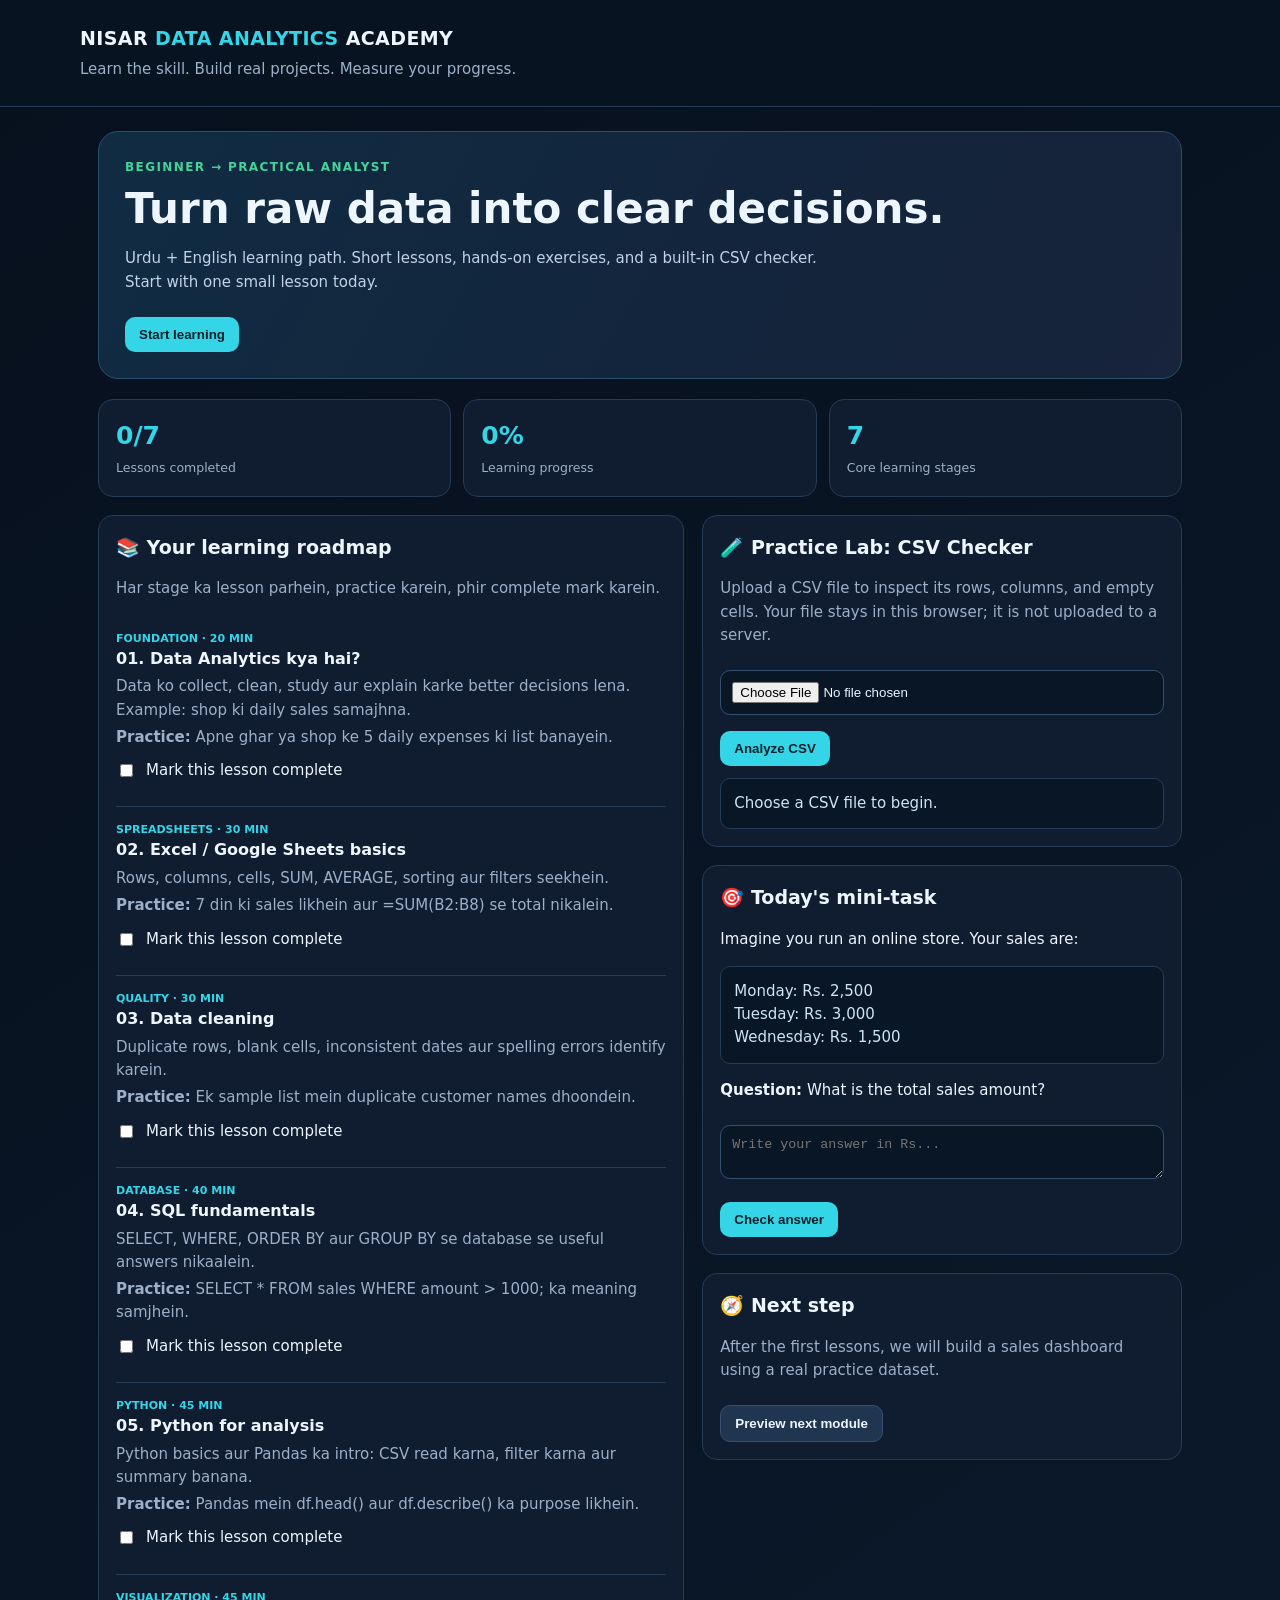
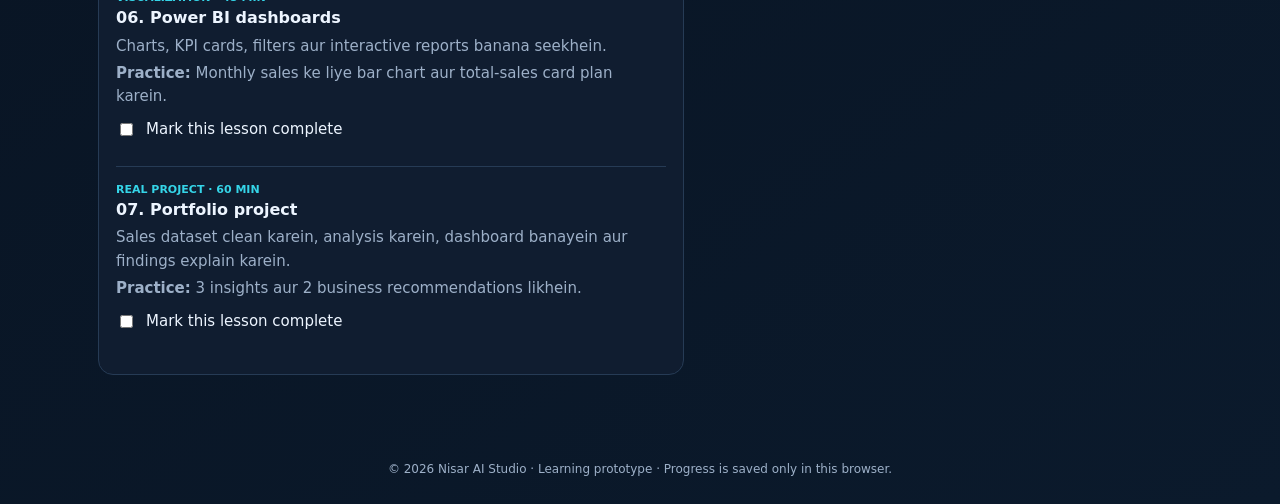
<file: extracted/nisar_data_analytics_academy/index.html>
<!doctype html>
<html lang="en">
<head>
<meta charset="utf-8"><meta name="viewport" content="width=device-width,initial-scale=1">
<title>Nisar Data Analytics Academy</title>
<style>
:root{--bg:#08111f;--panel:#101d30;--panel2:#14243a;--text:#edf5ff;--muted:#9db0c8;--cyan:#35d5e8;--green:#46d39a;--line:#263b55}
*{box-sizing:border-box}body{margin:0;background:linear-gradient(145deg,#07101d,#0b1a2c);color:var(--text);font:15px/1.55 Inter,system-ui,Arial,sans-serif}
header{padding:24px max(20px,calc((100% - 1120px)/2));border-bottom:1px solid var(--line);background:#081321}
.brand{font-weight:800;letter-spacing:.4px;font-size:19px}.brand span{color:var(--cyan)}header p{color:var(--muted);margin:5px 0 0}
main{max-width:1120px;margin:auto;padding:24px 18px 60px}.hero{padding:26px;border:1px solid #28506a;border-radius:20px;background:linear-gradient(120deg,#102c43,#13243b 65%,#17243b);margin-bottom:20px}
.eyebrow{color:var(--green);font-weight:700;text-transform:uppercase;font-size:12px;letter-spacing:1.4px}
h1{font-size:clamp(27px,5vw,42px);line-height:1.12;margin:9px 0}.hero p{color:#c2d3e5;max-width:720px}
.stats{display:grid;grid-template-columns:repeat(3,1fr);gap:12px;margin:18px 0}.stat,.card{background:var(--panel);border:1px solid var(--line);border-radius:15px;padding:17px}.stat strong{font-size:25px;display:block;color:var(--cyan)}.stat small{color:var(--muted)}
.layout{display:grid;grid-template-columns:1.1fr .9fr;gap:18px}.card h2{font-size:19px;margin:0 0 12px}.muted{color:var(--muted)}.lesson{padding:14px 0;border-top:1px solid var(--line)}.lesson:first-of-type{border-top:0}.lesson h3{font-size:16px;margin:0 0 4px}.lesson p{margin:4px 0;color:var(--muted)}.tag{font-size:11px;color:var(--cyan);font-weight:700}
button,.upload{border:0;border-radius:10px;padding:10px 14px;background:var(--cyan);color:#05202b;font-weight:800;cursor:pointer;margin-top:8px}button.secondary{background:#203650;color:var(--text);border:1px solid #35516f}
.progress{height:9px;background:#26384e;border-radius:10px;overflow:hidden;margin:10px 0}.progress div{height:100%;width:0;background:linear-gradient(90deg,var(--cyan),var(--green));transition:width .2s}
textarea,input[type=file]{width:100%;background:#091626;color:var(--text);border:1px solid #35516f;border-radius:10px;padding:11px;margin:8px 0}
.output{background:#091626;border:1px solid var(--line);padding:13px;border-radius:10px;white-space:pre-wrap;min-height:48px;color:#cfe4f7}
.check{display:flex;gap:10px;align-items:flex-start;margin:10px 0}.check input{margin-top:5px;accent-color:var(--green)}
footer{text-align:center;color:var(--muted);padding:25px;font-size:12px}
@media(max-width:760px){.layout{grid-template-columns:1fr}.stats{grid-template-columns:1fr 1fr}.hero{padding:20px}}
</style>
</head>
<body>
<header><div class="brand">NISAR <span>DATA ANALYTICS</span> ACADEMY</div><p>Learn the skill. Build real projects. Measure your progress.</p></header>
<main>
<section class="hero"><div class="eyebrow">Beginner → Practical Analyst</div><h1>Turn raw data into clear decisions.</h1><p>Urdu + English learning path. Short lessons, hands-on exercises, and a built-in CSV checker. Start with one small lesson today.</p><button onclick="document.querySelector('#roadmap').scrollIntoView({behavior:'smooth'})">Start learning</button></section>
<section class="stats">
 <div class="stat"><strong id="doneCount">0/7</strong><small>Lessons completed</small></div>
 <div class="stat"><strong id="percent">0%</strong><small>Learning progress</small></div>
 <div class="stat"><strong>7</strong><small>Core learning stages</small></div>
</section>
<div class="layout">
<section class="card" id="roadmap"><h2>📚 Your learning roadmap</h2><p class="muted">Har stage ka lesson parhein, practice karein, phir complete mark karein.</p>
<div id="lessons"></div>
</section>
<section>
<div class="card"><h2>🧪 Practice Lab: CSV Checker</h2><p class="muted">Upload a CSV file to inspect its rows, columns, and empty cells. Your file stays in this browser; it is not uploaded to a server.</p>
<input id="csvFile" type="file" accept=".csv,text/csv">
<button id="analyzeBtn">Analyze CSV</button>
<div id="csvOutput" class="output" style="margin-top:12px">Choose a CSV file to begin.</div>
</div>
<div class="card" style="margin-top:18px"><h2>🎯 Today's mini-task</h2><p>Imagine you run an online store. Your sales are:</p><div class="output">Monday: Rs. 2,500
Tuesday: Rs. 3,000
Wednesday: Rs. 1,500</div><p><b>Question:</b> What is the total sales amount?</p>
<textarea id="answer" rows="2" placeholder="Write your answer in Rs..."></textarea><button id="checkAnswer">Check answer</button><div id="answerResult" class="muted" aria-live="polite"></div>
</div>
<div class="card" style="margin-top:18px"><h2>🧭 Next step</h2><p class="muted">After the first lessons, we will build a sales dashboard using a real practice dataset.</p><button class="secondary" onclick="alert('Next module: Excel formulas, sorting, filtering, and PivotTables.')">Preview next module</button></div>
</section>
</div>
</main>
<footer>© 2026 Nisar AI Studio · Learning prototype · Progress is saved only in this browser.</footer>
<script>
const lessons=[
 {title:"Data Analytics kya hai?",tag:"FOUNDATION · 20 MIN",desc:"Data ko collect, clean, study aur explain karke better decisions lena. Example: shop ki daily sales samajhna.",task:"Practice: Apne ghar ya shop ke 5 daily expenses ki list banayein."},
 {title:"Excel / Google Sheets basics",tag:"SPREADSHEETS · 30 MIN",desc:"Rows, columns, cells, SUM, AVERAGE, sorting aur filters seekhein.",task:"Practice: 7 din ki sales likhein aur =SUM(B2:B8) se total nikalein."},
 {title:"Data cleaning",tag:"QUALITY · 30 MIN",desc:"Duplicate rows, blank cells, inconsistent dates aur spelling errors identify karein.",task:"Practice: Ek sample list mein duplicate customer names dhoondein."},
 {title:"SQL fundamentals",tag:"DATABASE · 40 MIN",desc:"SELECT, WHERE, ORDER BY aur GROUP BY se database se useful answers nikaalein.",task:"Practice: SELECT * FROM sales WHERE amount > 1000; ka meaning samjhein."},
 {title:"Python for analysis",tag:"PYTHON · 45 MIN",desc:"Python basics aur Pandas ka intro: CSV read karna, filter karna aur summary banana.",task:"Practice: Pandas mein df.head() aur df.describe() ka purpose likhein."},
 {title:"Power BI dashboards",tag:"VISUALIZATION · 45 MIN",desc:"Charts, KPI cards, filters aur interactive reports banana seekhein.",task:"Practice: Monthly sales ke liye bar chart aur total-sales card plan karein."},
 {title:"Portfolio project",tag:"REAL PROJECT · 60 MIN",desc:"Sales dataset clean karein, analysis karein, dashboard banayein aur findings explain karein.",task:"Practice: 3 insights aur 2 business recommendations likhein."}
];
const KEY='nisarAnalyticsProgressV1';
let completed=new Set(JSON.parse(localStorage.getItem(KEY)||'[]'));
function render(){
 const root=document.getElementById('lessons');root.innerHTML='';
 lessons.forEach((l,i)=>{const el=document.createElement('div');el.className='lesson';
 const safe=document.createElement('div');safe.innerHTML=`<div class="tag">${l.tag}</div><h3>${String(i+1).padStart(2,'0')}. ${l.title}</h3><p>${l.desc}</p><p><b>Practice:</b> ${l.task.replace('Practice: ','')}</p>`;
 const label=document.createElement('label');label.className='check';const cb=document.createElement('input');cb.type='checkbox';cb.checked=completed.has(i);cb.addEventListener('change',()=>{cb.checked?completed.add(i):completed.delete(i);localStorage.setItem(KEY,JSON.stringify([...completed]));renderStats();});label.append(cb,document.createTextNode('Mark this lesson complete'));el.append(safe,label);root.append(el);});
 renderStats();
}
function renderStats(){const n=completed.size;document.getElementById('doneCount').textContent=n+'/7';document.getElementById('percent').textContent=Math.round(n/7*100)+'%';}
function parseCSV(text){
 const rows=[];let row=[],cell='',quoted=false;
 for(let i=0;i<text.length;i++){const c=text[i],next=text[i+1];
  if(c==='"'&&quoted&&next==='"'){cell+='"';i++;}
  else if(c==='"'){quoted=!quoted;}
  else if(c===','&&!quoted){row.push(cell);cell='';}
  else if((c==='\n'||c==='\r')&&!quoted){if(c==='\r'&&next==='\n')i++;row.push(cell);if(row.some(x=>x.trim()!==''))rows.push(row);row=[];cell='';}
  else cell+=c;
 }
 row.push(cell);if(row.some(x=>x.trim()!==''))rows.push(row);return rows;
}
document.getElementById('analyzeBtn').addEventListener('click',async()=>{
 const f=document.getElementById('csvFile').files[0],out=document.getElementById('csvOutput');
 if(!f){out.textContent='Please choose a CSV file first.';return;}
 if(f.size>5*1024*1024){out.textContent='File too large. Maximum supported size is 5 MB.';return;}
 try{const rows=parseCSV(await f.text());if(rows.length<2){out.textContent='CSV needs a header row and at least one data row.';return;}
 const width=rows[0].length, data=rows.slice(1),missing=Array(width).fill(0);
 data.forEach(r=>{for(let i=0;i<width;i++)if(!String(r[i]??'').trim())missing[i]++;});
 out.textContent=`File: ${f.name}\nData rows: ${data.length}\nColumns: ${width}\n\nColumns and empty cells:\n`+rows[0].map((h,i)=>`${h||'(unnamed)'}: ${missing[i]} empty`).join('\n')+'\n\nNote: This is a basic CSV inspection, not a full statistical audit.';
 }catch(e){out.textContent='Could not read this file as CSV. Check its format and try again.';}
});
document.getElementById('checkAnswer').addEventListener('click',()=>{
 const val=document.getElementById('answer').value.replace(/[,\s]|rs\.?/gi,'');
 document.getElementById('answerResult').textContent=Number(val)===7000?'Correct! Rs. 7,000. Great work.':'Try again: add 2,500 + 3,000 + 1,500.';
});
render();
</script>
</body></html>
</file>
